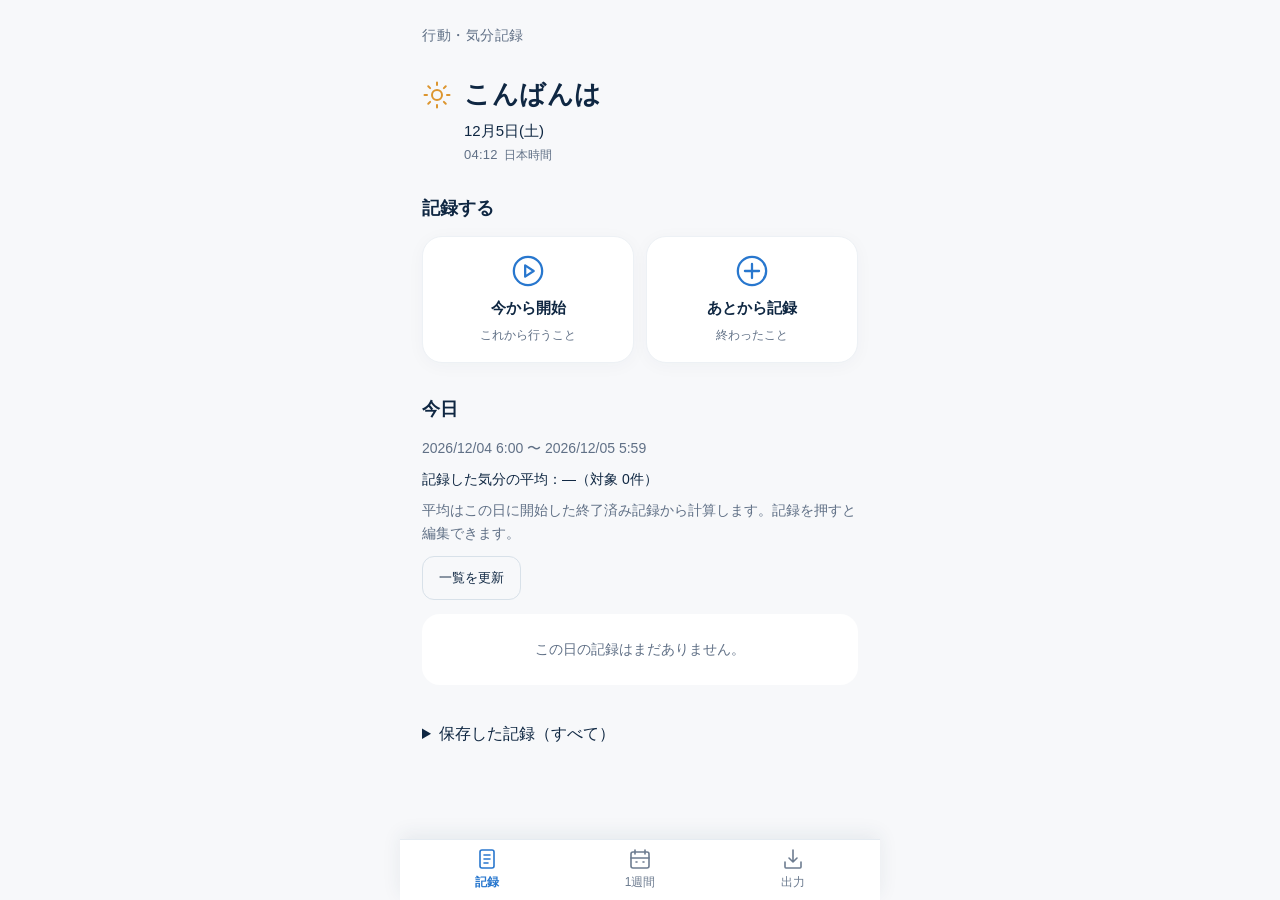
<file: index.html>
<!doctype html>
<html lang="ja">
<head>
  <meta charset="utf-8">
  <meta name="viewport" content="width=device-width, initial-scale=1, viewport-fit=cover">
  <meta name="theme-color" content="#f6f7f8">
  <meta name="description" content="日々の行動・気分・体調を記録するアプリ">
  <title>行動・気分記録</title>
  <link rel="icon" href="data:,">
  <link rel="manifest" href="./manifest.webmanifest">
  <link rel="apple-touch-icon" href="./icons/apple-touch-icon.png">
  <meta name="apple-mobile-web-app-capable" content="yes">
  <meta name="apple-mobile-web-app-status-bar-style" content="default">
  <meta name="apple-mobile-web-app-title" content="行動・気分">
  <link rel="stylesheet" href="./styles/main.css">
  <script src="./scripts/app.js" defer></script>
  <script src="./scripts/date-time.js" defer></script>
  <script src="./scripts/db.js" defer></script>
  <script src="./scripts/week.js" defer></script>
  <script src="./scripts/records.js" defer></script>
  <script src="./scripts/print.js" defer></script>
  <script src="./scripts/backup.js" defer></script>
  <script src="./scripts/backup-ui.js" defer></script>
  <script src="./scripts/pwa.js" defer></script>
</head>
<body data-current-page="record">
  <a class="skip-link" href="#main">本文へ移動</a>
  <div class="app-shell">
    <header class="app-header"><h1>行動・気分記録</h1></header>
    <main id="main" tabindex="-1">
      <section id="record" aria-labelledby="record-heading">
        <div class="date-panel"><div class="greeting-line"><svg viewBox="0 0 24 24" aria-hidden="true"><circle cx="12" cy="12" r="4"/><path d="M12 2v2M12 20v2M2 12h2M20 12h2M5 5l1.5 1.5M17.5 17.5 19 19M5 19l1.5-1.5M17.5 6.5 19 5"/></svg><p id="greeting">こんにちは</p></div><p id="current-date">日付を読み込み中</p><div class="clock-line"><time id="current-time" aria-label="現在時刻（日本時間）">--:--</time><span>日本時間</span></div></div>
        <p id="record-message" role="status" class="input-feedback"></p>
        <section id="active-section" aria-labelledby="active-heading" hidden><h2 id="active-heading">進行中</h2><div id="active-record"></div></section>
        <h2 id="record-heading">記録する</h2>
        <div class="record-options">
          <button class="record-option" type="button" data-record-mode="now" aria-pressed="false" aria-controls="record-form"><svg viewBox="0 0 24 24" aria-hidden="true"><circle cx="12" cy="12" r="10"/><path d="m10 8 6 4-6 4Z"/></svg><span>今から開始</span><small>これから行うこと</small></button>
          <button class="record-option" type="button" data-record-mode="past" aria-pressed="false" aria-controls="record-form"><svg viewBox="0 0 24 24" aria-hidden="true"><circle cx="12" cy="12" r="10"/><path d="M12 7v10M7 12h10"/></svg><span>あとから記録</span><small>終わったこと</small></button>
        </div>
        <form id="record-form" hidden>
          <h3 id="form-heading" tabindex="-1"></h3>
          <fieldset id="now-fields" class="time-fields" disabled hidden>
            <legend>開始日時（日本時間）</legend>
            <p id="now-start"></p>
            <p class="muted">現在時刻を自動入力。終了時刻は設定しません。</p>
          </fieldset>
          <fieldset id="past-fields" class="time-fields" disabled hidden>
            <div class="date-time-row">
              <div><label for="record-date">開始日</label><input id="record-date" name="date" type="date" required></div>
              <div><span id="start-time-label" class="time-picker-label">開始時刻</span><input id="start-time" name="startTime" type="hidden" required><button id="start-time-picker" class="time-picker-trigger" type="button" aria-labelledby="start-time-label start-time-picker" aria-haspopup="dialog" aria-expanded="false"></button></div>
            </div>
            <label id="finish-edit-option" class="finish-option" hidden><input id="finish-edit" type="checkbox"> この記録を終了済みにする</label>
            <fieldset id="end-fields">
              <div class="date-time-row">
                <div><label for="end-date">終了日</label><input id="end-date" name="endDate" type="date" required></div>
                <div><span id="end-time-label" class="time-picker-label">終了時刻</span><input id="end-time" name="endTime" type="hidden" required><button id="end-time-picker" class="time-picker-trigger" type="button" aria-labelledby="end-time-label end-time-picker" aria-haspopup="dialog" aria-expanded="false"></button></div>
              </div>
              <p class="field-help date-time-help">終了時刻が開始より前の場合は翌日として扱います。</p>
            </fieldset>
          </fieldset>
          <fieldset class="input-section">
            <legend>やったこと <span class="field-help">1つ選択・必須</span></legend>
            <div id="activity-choices" class="activity-grid"></div>
            <div id="custom-activity-field" hidden>
              <label for="custom-activity">その他の内容（必須）</label>
              <input id="custom-activity" name="customActivity" type="text" placeholder="例：通院" disabled>
            </div>
          </fieldset>
          <fieldset class="input-section mood-section" data-mood-band="green">
            <legend><label for="mood">気分</label></legend>
            <div class="mood-value"><output id="mood-value" for="mood">50</output><span> / 100</span></div>
            <input id="mood" name="mood" type="range" min="0" max="100" step="10" value="50" aria-describedby="mood-help">
            <div class="range-endpoints" aria-hidden="true"><span>0</span><span>20</span><span>40</span><span>60</span><span>80</span><span>100</span></div>
            <p id="mood-help" class="field-help">0〜100を10刻みで選べます。</p>
          </fieldset>
          <fieldset class="input-section">
            <legend>体調 <span class="field-help">1つ選択・必須</span></legend>
            <div id="condition-choices" class="condition-grid"></div>
          </fieldset>
          <button id="save-record" class="primary-button" type="submit">保存する</button>
          <button id="cancel-edit" class="secondary-button" type="button" hidden>編集をキャンセル</button>
          <button id="delete-record" class="danger-button" type="button" hidden>この記録を削除</button>
          <p id="input-feedback" role="status" class="input-feedback"></p>
        </form>
        <section class="today" aria-labelledby="today-heading">
          <h2 id="today-heading">今日</h2>
          <p id="today-period" class="field-help"></p>
          <p id="today-average" class="day-average"></p>
          <p class="field-help">平均はこの日に開始した終了済み記録から計算します。記録を押すと編集できます。</p>
          <button id="refresh-records" class="secondary-button" type="button">一覧を更新</button>
          <div id="record-list"><p>記録を読み込んでいます。</p></div>
          <details class="all-records"><summary>保存した記録（すべて）</summary><div id="all-record-list"></div></details>
        </section>
      </section>
      <section id="week" aria-labelledby="week-heading" hidden>
        <h2 id="week-heading" class="page-heading">1週間</h2>
        <div class="week-navigation">
          <button id="previous-week" class="secondary-button" type="button" aria-label="前の週">‹</button>
          <p id="week-range" aria-live="polite"></p>
          <button id="next-week" class="secondary-button" type="button" aria-label="次の週">›</button>
        </div>
        <p class="field-help">金曜〜木曜。それぞれの日は6:00〜翌5:59です。</p>
        <section class="weekly-chart-card" aria-labelledby="weekly-chart-heading"><h3 id="weekly-chart-heading">この週の平均気分</h3><div id="weekly-chart"></div><p class="field-help">日ごとの平均です。記録がない日は線をつなぎません。</p></section>
        <p class="week-help">平均は、開始した所属日の終了済み記録を1件ずつ数えます。時間による重み付けはしません。進行中は対象外です。</p>
        <p class="field-help">6:00をまたぐ記録は各日に該当する時間を表示します。編集すると元の1件が開きます。</p>
        <p id="week-status" role="status">記録を読み込んでいます。</p>
        <div id="week-days"></div>
      </section>
      <section id="output" aria-labelledby="output-heading" hidden>
        <h2 id="output-heading" class="page-heading">出力</h2>
        <div class="output-card pdf-entry-card">
          <svg class="output-icon" viewBox="0 0 24 24" aria-hidden="true"><path d="M6 3h8l4 4v14H6ZM14 3v5h4M9 12h6M9 16h6"/></svg>
          <h3>1週間の記録をPDFで出力</h3><p class="muted">日々の振り返りや、カウンセラーへの提出資料として利用できます。</p>
          <div class="output-period"><label for="print-week-date">出力する期間</label>
          <input id="print-week-date" type="date" required>
          <p id="print-week-range" class="phase-note"></p>
          </div><a id="print-link" class="primary-button print-link" target="_blank" rel="noopener">PDFを作成する</a>
          <p class="phase-note">別タブで内容を確認し、印刷機能からPDFに保存します。密集した記録は詳細ページが追加されます。</p>
        </div>
        <div class="output-card pwa-card">
          <h3>ホーム画面・オフライン</h3>
          <p id="pwa-status" role="status" class="phase-note">オフラインで使う準備をしています。</p>
          <button id="pwa-check" class="secondary-button" type="button" disabled>更新を確認</button>
          <button id="pwa-update" class="secondary-button" type="button" hidden>新しい版に更新して再読み込み</button>
          <p class="field-help">iPhoneはSafariの共有メニューから「ホーム画面に追加」。PCのChromeでは、ブラウザのインストールメニューを使います。</p>
          <p class="field-help">最初は通信できる状態で開き、準備完了を確認してください。記録は端末・ブラウザごとに保存されます。</p>
        </div>
        <div class="output-card" id="backup-panel">
          <h3>バックアップ・復元</h3>
          <p class="muted">進行中を含む全記録をJSONファイルに保存できます。</p>
          <fieldset id="backup-controls">
            <legend class="backup-legend">JSONバックアップ</legend>
            <button id="backup-export" class="secondary-button" type="button">バックアップを準備</button>
            <a id="backup-download" class="primary-button print-link" hidden>JSONファイルを保存</a>
            <p class="field-help">保存リンクを押した後、端末にファイルが保存されたことを確認してください。</p>
            <label for="backup-file">復元するJSONファイル</label>
            <input id="backup-file" type="file" accept=".json,application/json">
            <label for="backup-mode">復元方法</label>
            <select id="backup-mode"><option value="append">現在のデータに追加</option><option value="replace">現在のデータを置き換える</option></select>
            <p class="field-help">追加では同じIDの記録をスキップします。別のIDで時間が重なる記録は、そのまま追加されます。</p>
            <button id="backup-review" class="secondary-button" type="button">復元内容を確認</button>
            <details class="backup-delete"><summary>全記録の削除</summary>
              <p>このブラウザの全記録を削除します。先にバックアップを保存してください。</p>
              <button id="backup-clear" class="danger-button" type="button">全記録削除の確認へ</button>
            </details>
          </fieldset>
          <p id="backup-status" role="status" class="input-feedback"></p>
          <dialog id="backup-dialog" aria-labelledby="backup-dialog-title" aria-describedby="backup-summary">
            <h3 id="backup-dialog-title" tabindex="-1"></h3>
            <p id="backup-summary"></p>
            <p id="backup-warning"></p>
            <a id="backup-before-download" class="secondary-button" hidden>処理前のJSONを保存</a>
            <details id="backup-details"><summary>読み込んだ記録を見る</summary><ul id="backup-records"></ul></details>
            <p id="backup-final-note" hidden>最終確認です。この操作はアプリ上で元に戻せません。処理前のバックアップを保存したか確認してください。</p>
            <div class="backup-actions"><button id="backup-cancel" class="secondary-button" type="button">キャンセル</button><button id="backup-confirm" class="primary-button" type="button">追加する</button></div>
          </dialog>
        </div>
      </section>
      <noscript><p class="phase-note">このアプリの利用にはJavaScriptを有効にしてください。</p></noscript>
    </main>
    <dialog id="time-picker-dialog" aria-labelledby="time-picker-title">
      <div class="time-picker-dialog-content">
        <h2 id="time-picker-title">時刻を選択</h2>
        <div class="time-picker-columns">
          <div class="time-picker-column"><span>時</span><div id="picker-hours" class="time-picker-wheel" role="listbox" aria-label="時"></div></div>
          <div class="time-picker-column"><span>分</span><div id="picker-minutes" class="time-picker-wheel" role="listbox" aria-label="分"></div></div>
        </div>
        <div class="time-picker-actions"><button id="time-picker-cancel" type="button">キャンセル</button><button id="time-picker-confirm" class="primary-button" type="button">決定</button></div>
      </div>
    </dialog>
    <nav class="bottom-nav" aria-label="メインナビゲーション">
      <button type="button" data-page="record" aria-controls="record" aria-current="page"><svg viewBox="0 0 24 24" aria-hidden="true"><rect x="5" y="3" width="14" height="18" rx="2"/><path d="M9 8h6M9 12h6M9 16h4"/></svg><span>記録</span></button>
      <button type="button" data-page="week" aria-controls="week"><svg viewBox="0 0 24 24" aria-hidden="true"><rect x="3" y="5" width="18" height="16" rx="2"/><path d="M7 3v4M17 3v4M3 11h18M8 15h1M15 15h1"/></svg><span>1週間</span></button>
      <button type="button" data-page="output" aria-controls="output"><svg viewBox="0 0 24 24" aria-hidden="true"><path d="M12 3v12m-4-4 4 4 4-4M4 15v5a1 1 0 0 0 1 1h14a1 1 0 0 0 1-1v-5"/></svg><span>出力</span></button>
    </nav>
  </div>
</body>
</html>
</file>
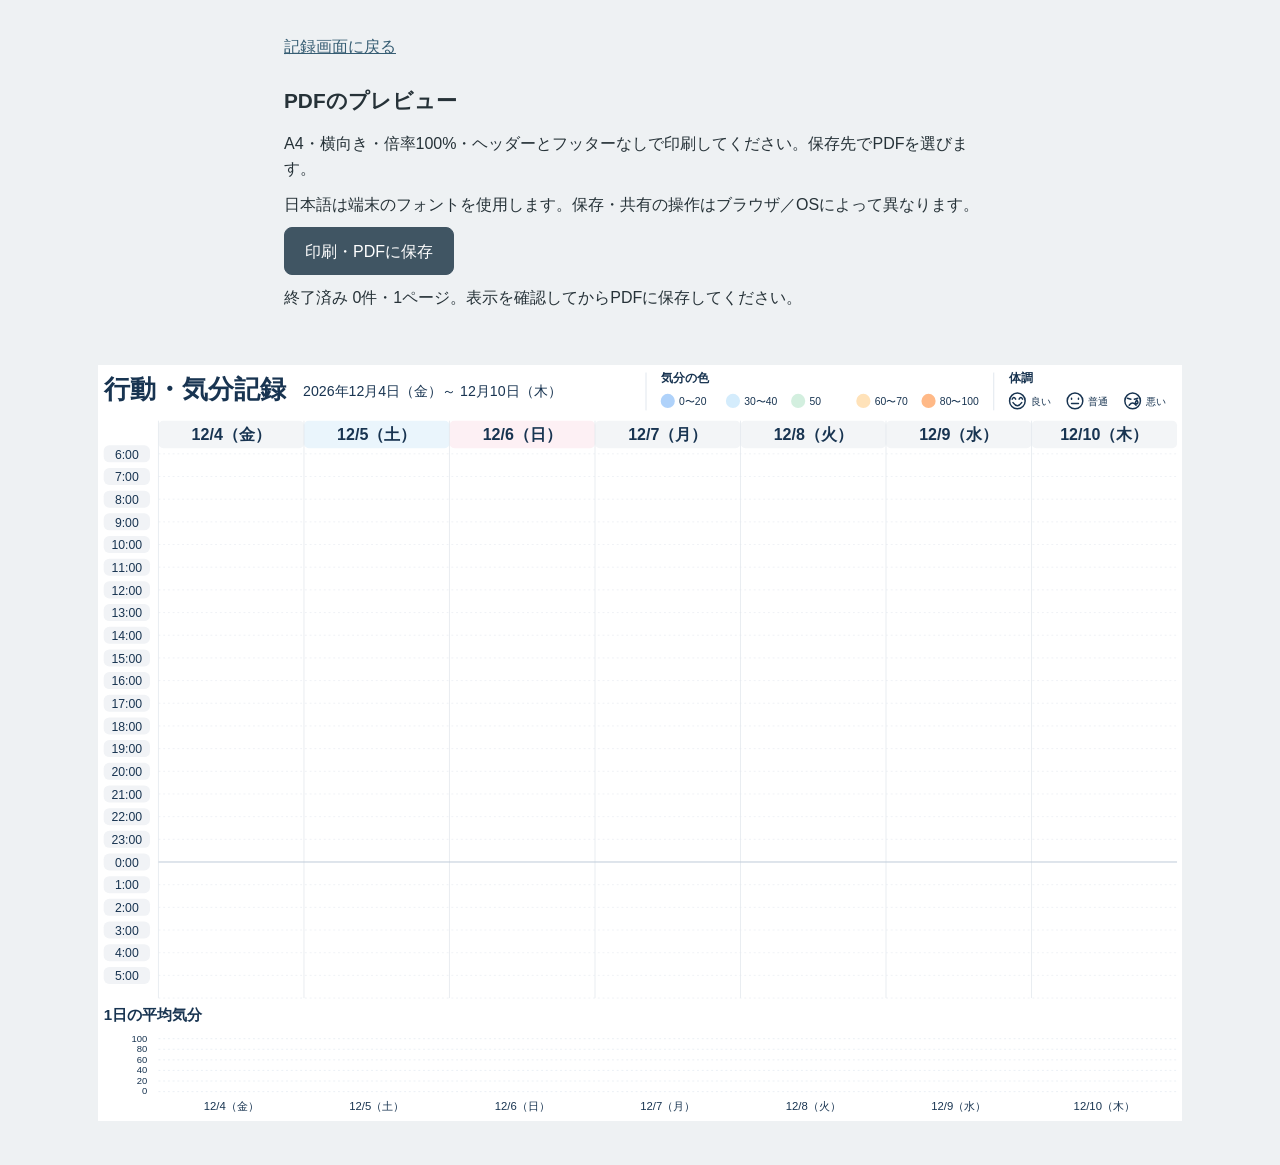
<file: print.html>
<!doctype html>
<html lang="ja">
<head>
  <meta charset="utf-8">
  <meta name="viewport" content="width=device-width, initial-scale=1">
  <title>行動・気分記録 PDF</title>
  <link rel="icon" href="data:,">
  <link rel="stylesheet" href="./styles/print.css">
  <script src="./scripts/date-time.js" defer></script>
  <script src="./scripts/db.js" defer></script>
  <script src="./scripts/week.js" defer></script>
  <script src="./scripts/print.js" defer></script>
</head>
<body data-print-app>
  <div class="print-controls">
    <a href="./index.html">記録画面に戻る</a>
    <h1>PDFのプレビュー</h1>
    <p>A4・横向き・倍率100%・ヘッダーとフッターなしで印刷してください。保存先でPDFを選びます。</p>
    <p>日本語は端末のフォントを使用します。保存・共有の操作はブラウザ／OSによって異なります。</p>
    <button id="print-action" type="button" disabled>印刷・PDFに保存</button>
    <p id="print-status" role="status">記録を読み込んでいます。</p>
  </div>
  <div id="print-pages"></div>
  <noscript>JavaScriptを有効にしてください。</noscript>
</body>
</html>
</file>
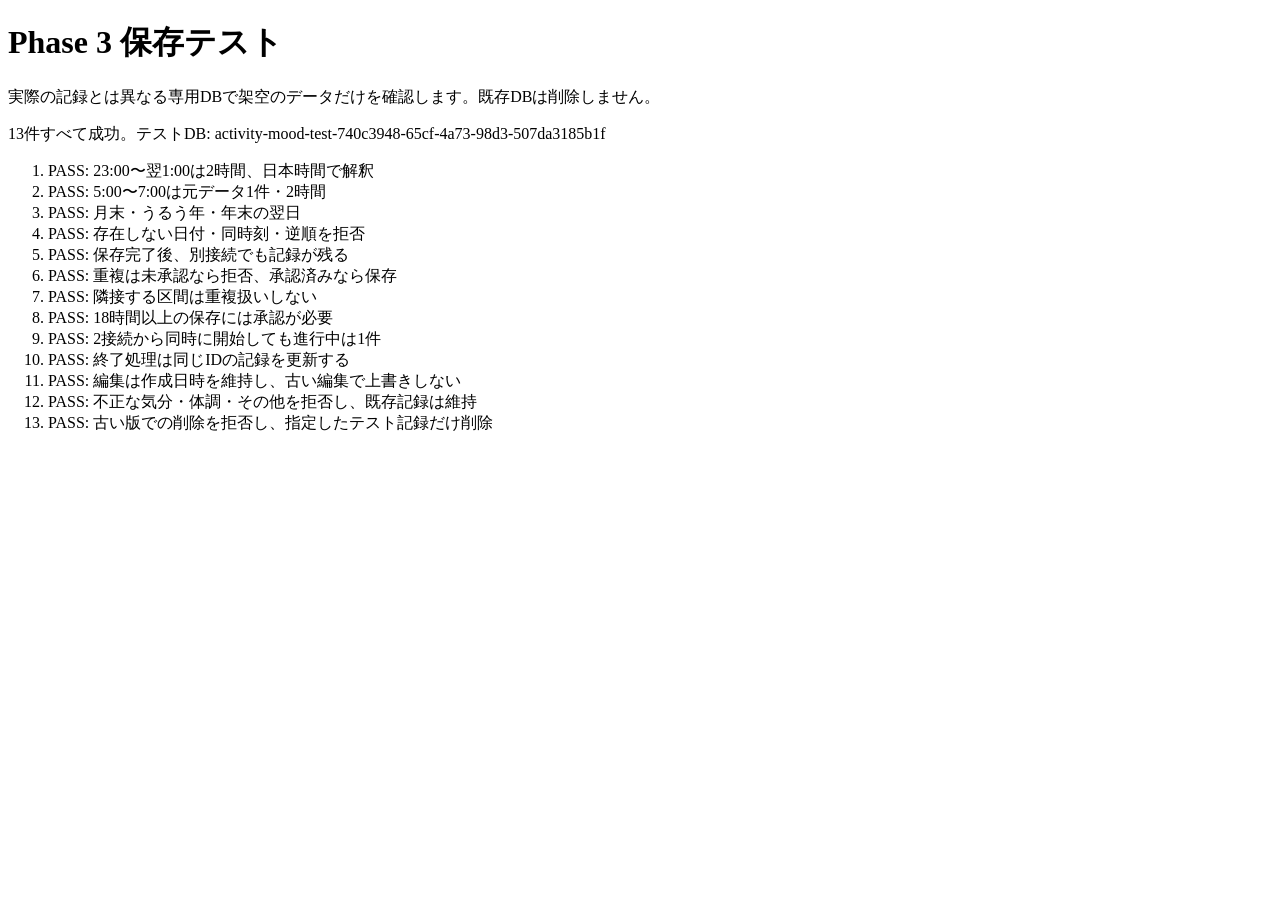
<file: tests/phase3.html>
<!doctype html>
<html lang="ja"><meta charset="utf-8"><title>Phase 3 保存テスト</title>
<h1>Phase 3 保存テスト</h1><p>実際の記録とは異なる専用DBで架空のデータだけを確認します。既存DBは削除しません。</p>
<p id="result">実行中</p><ol id="checks"></ol>
<script src="../scripts/date-time.js"></script><script src="../scripts/db.js"></script><script src="./phase3.js"></script></html>
</file>
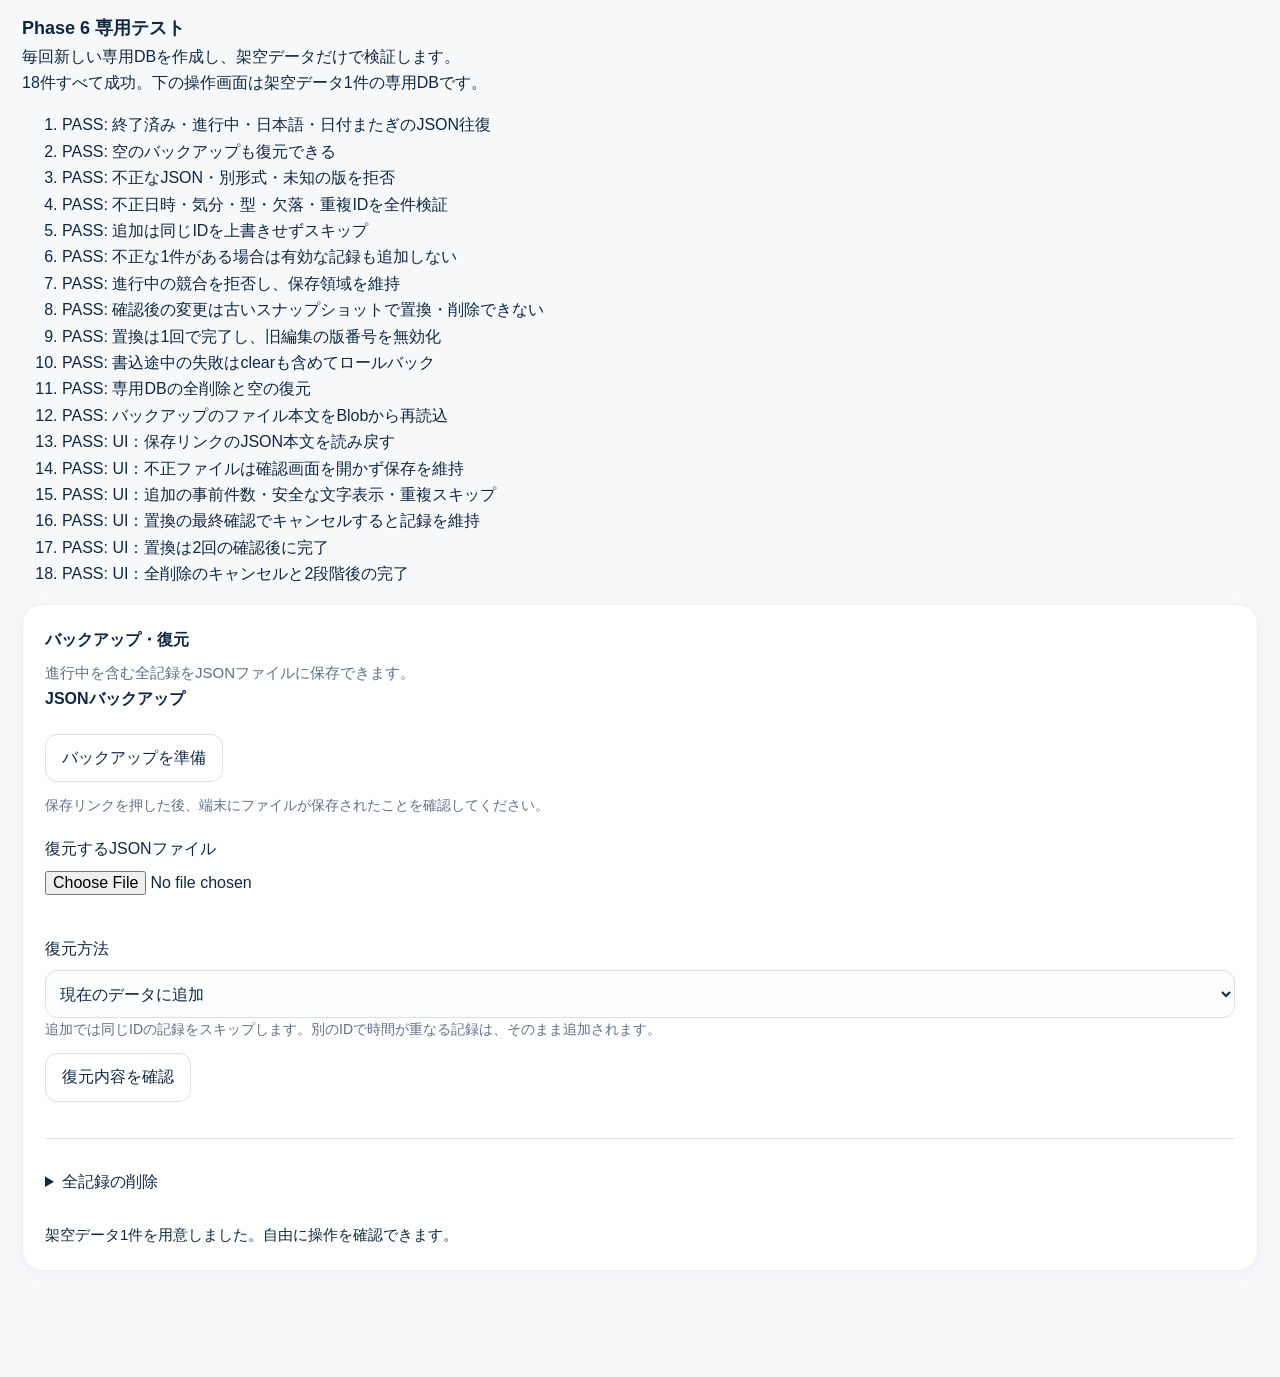
<file: tests/phase6.html>
<!doctype html><html lang="ja"><meta charset="utf-8"><meta name="viewport" content="width=device-width,initial-scale=1"><title>Phase 6 専用テスト</title><link rel="stylesheet" href="../styles/main.css"><body><main><h1>Phase 6 専用テスト</h1><p>毎回新しい専用DBを作成し、架空データだけで検証します。</p><p id="result">実行中</p><ol id="checks"></ol>        <div class="output-card" id="backup-panel">
          <h3>バックアップ・復元</h3>
          <p class="muted">進行中を含む全記録をJSONファイルに保存できます。</p>
          <fieldset id="backup-controls">
            <legend class="backup-legend">JSONバックアップ</legend>
            <button id="backup-export" class="secondary-button" type="button">バックアップを準備</button>
            <a id="backup-download" class="primary-button print-link" hidden>JSONファイルを保存</a>
            <p class="field-help">保存リンクを押した後、端末にファイルが保存されたことを確認してください。</p>
            <label for="backup-file">復元するJSONファイル</label>
            <input id="backup-file" type="file" accept=".json,application/json">
            <label for="backup-mode">復元方法</label>
            <select id="backup-mode"><option value="append">現在のデータに追加</option><option value="replace">現在のデータを置き換える</option></select>
            <p class="field-help">追加では同じIDの記録をスキップします。別のIDで時間が重なる記録は、そのまま追加されます。</p>
            <button id="backup-review" class="secondary-button" type="button">復元内容を確認</button>
            <details class="backup-delete"><summary>全記録の削除</summary>
              <p>このブラウザの全記録を削除します。先にバックアップを保存してください。</p>
              <button id="backup-clear" class="danger-button" type="button">全記録削除の確認へ</button>
            </details>
          </fieldset>
          <p id="backup-status" role="status" class="input-feedback"></p>
          <dialog id="backup-dialog" aria-labelledby="backup-dialog-title" aria-describedby="backup-summary">
            <h3 id="backup-dialog-title" tabindex="-1"></h3>
            <p id="backup-summary"></p>
            <p id="backup-warning"></p>
            <a id="backup-before-download" class="secondary-button" hidden>処理前のJSONを保存</a>
            <details id="backup-details"><summary>読み込んだ記録を見る</summary><ul id="backup-records"></ul></details>
            <p id="backup-final-note" hidden>最終確認です。この操作はアプリ上で元に戻せません。処理前のバックアップを保存したか確認してください。</p>
            <div class="backup-actions"><button id="backup-cancel" class="secondary-button" type="button">キャンセル</button><button id="backup-confirm" class="primary-button" type="button">追加する</button></div>
          </dialog>
        </div>
</main><script src="../scripts/date-time.js"></script><script src="../scripts/db.js"></script><script src="../scripts/backup.js"></script><script src="phase6.js"></script></body></html>
</file>
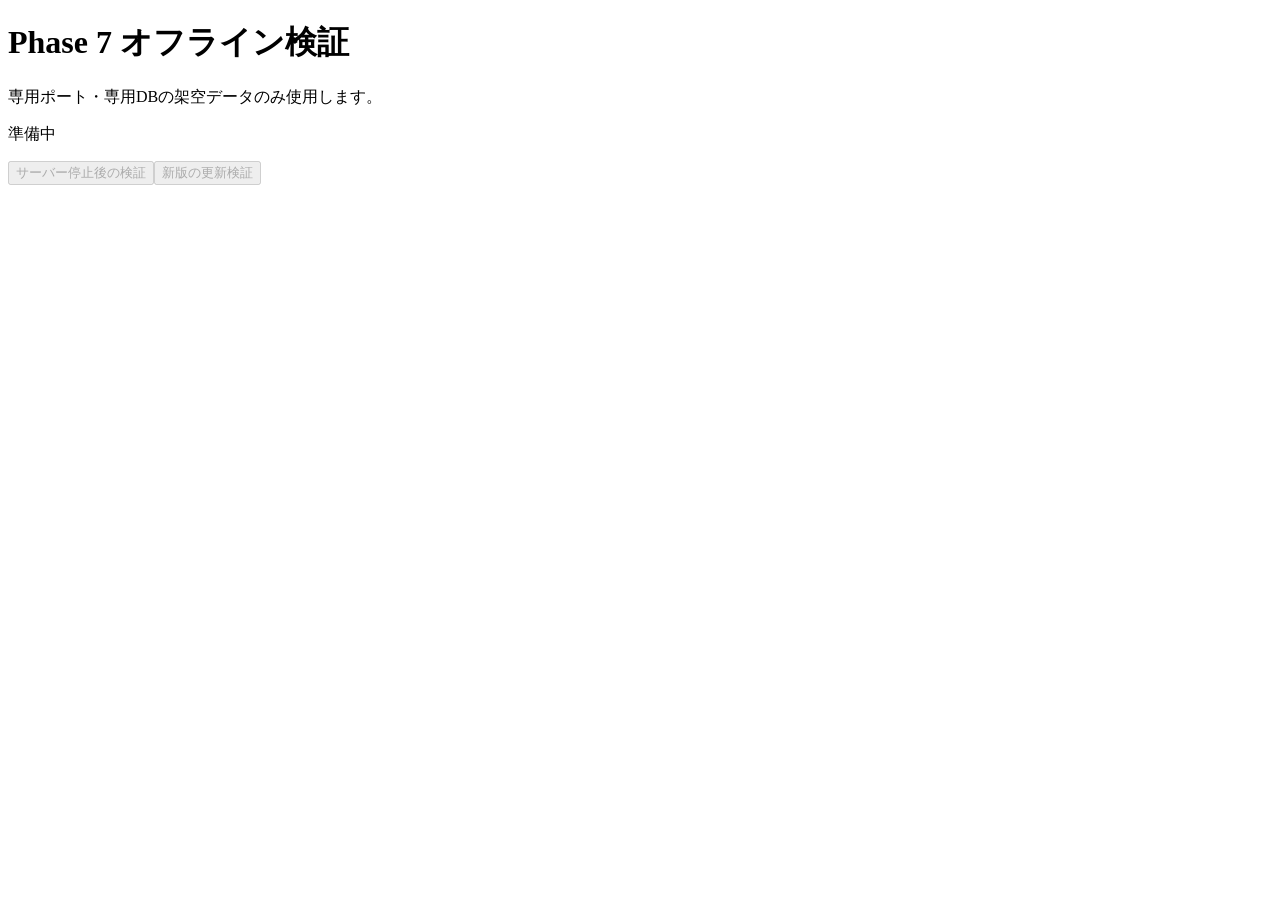
<file: tests/phase7.html>
<!doctype html><html lang="ja"><meta charset="utf-8"><title>Phase 7 オフライン検証</title>
<h1>Phase 7 オフライン検証</h1><p>専用ポート・専用DBの架空データのみ使用します。</p>
<p id="result">準備中</p><button id="offline-check" disabled>サーバー停止後の検証</button><button id="update-check" disabled>新版の更新検証</button><ol id="checks"></ol><div id="print-pages"></div>
<script src="../scripts/date-time.js"></script><script src="../scripts/db.js"></script><script src="../scripts/backup.js"></script><script src="../scripts/week.js"></script><script src="../scripts/print.js"></script><script src="phase7.js"></script></html>
</file>
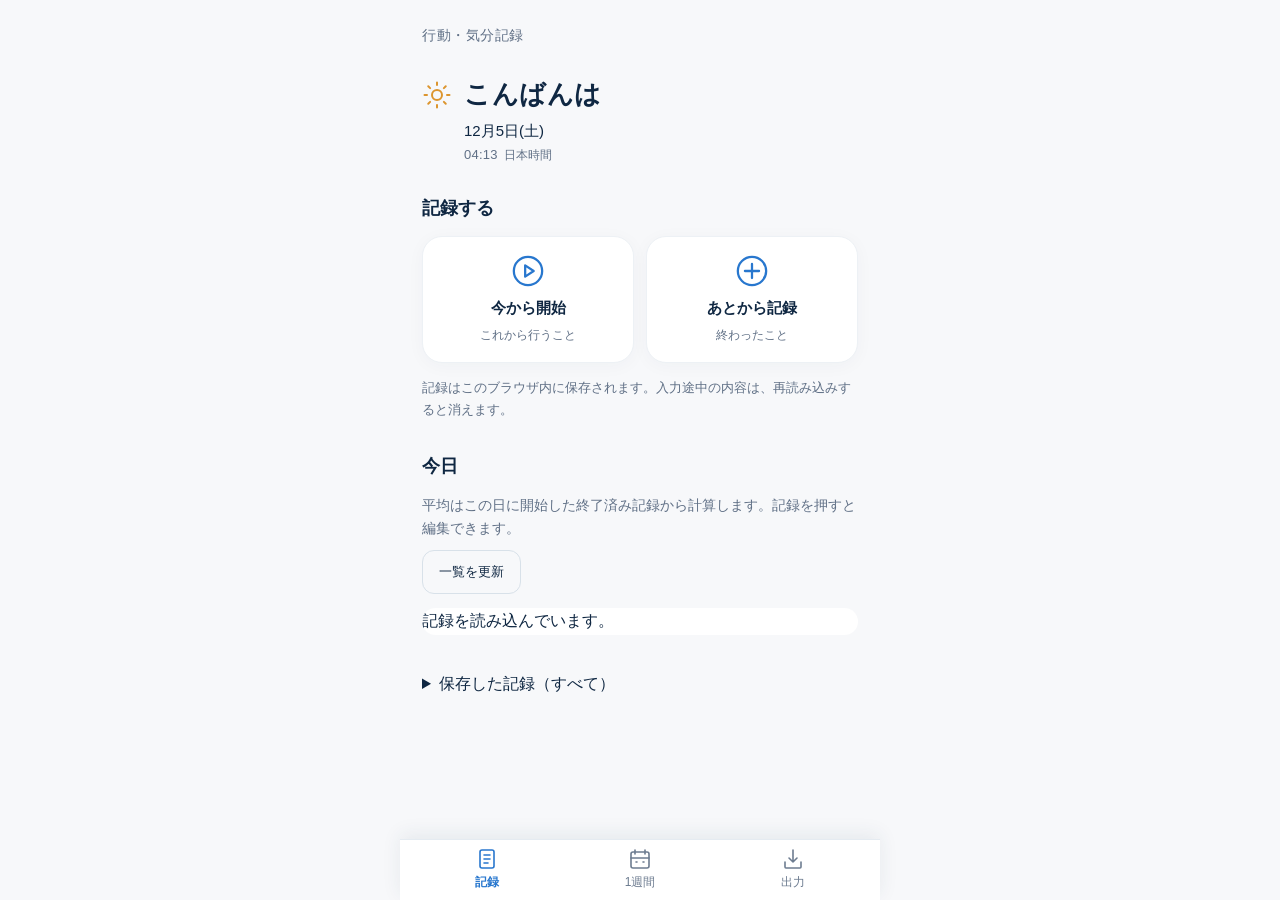
<file: tests/phase8-frame.html>
<!doctype html>
<html lang="ja">
<head>
  <base href="../">
  <meta charset="utf-8">
  <meta name="viewport" content="width=device-width, initial-scale=1, viewport-fit=cover">
  <meta name="theme-color" content="#f6f7f8">
  <meta name="description" content="日々の行動・気分・体調を記録するアプリ">
  <title>行動・気分記録</title>
  <link rel="icon" href="data:,">
  <link rel="manifest" href="./manifest.webmanifest">
  <link rel="apple-touch-icon" href="./icons/apple-touch-icon.png">
  <meta name="apple-mobile-web-app-capable" content="yes">
  <meta name="apple-mobile-web-app-status-bar-style" content="default">
  <meta name="apple-mobile-web-app-title" content="行動・気分">
  <link rel="stylesheet" href="./styles/main.css">
  <script src="./scripts/app.js" defer></script>
  <script src="./scripts/date-time.js" defer></script>
  <script src="./scripts/db.js" defer></script>
  <script src="./tests/phase8-isolation.js" defer></script>
  <script src="./scripts/week.js" defer></script>
  <script src="./scripts/records.js" defer></script>
  <script src="./scripts/print.js" defer></script>
  <script src="./scripts/backup.js" defer></script>
  <script src="./scripts/backup-ui.js" defer></script>
  <script src="./scripts/pwa.js" defer></script>
</head>
<body data-current-page="record">
  <a class="skip-link" href="#main">本文へ移動</a>
  <div class="app-shell">
    <header class="app-header"><h1>行動・気分記録</h1></header>
    <main id="main" tabindex="-1">
      <section id="record" aria-labelledby="record-heading">
        <div class="date-panel"><div class="greeting-line"><svg viewBox="0 0 24 24" aria-hidden="true"><circle cx="12" cy="12" r="4"/><path d="M12 2v2M12 20v2M2 12h2M20 12h2M5 5l1.5 1.5M17.5 17.5 19 19M5 19l1.5-1.5M17.5 6.5 19 5"/></svg><p id="greeting">こんにちは</p></div><p id="current-date">日付を読み込み中</p><div class="clock-line"><time id="current-time" aria-label="現在時刻（日本時間）">--:--</time><span>日本時間</span></div></div>
        <p id="record-message" role="status" class="input-feedback"></p>
        <section id="active-section" aria-labelledby="active-heading" hidden><h2 id="active-heading">進行中</h2><div id="active-record"></div></section>
        <h2 id="record-heading">記録する</h2>
        <div class="record-options">
          <button class="record-option" type="button" data-record-mode="now" aria-pressed="false" aria-controls="record-form"><svg viewBox="0 0 24 24" aria-hidden="true"><circle cx="12" cy="12" r="10"/><path d="m10 8 6 4-6 4Z"/></svg><span>今から開始</span><small>これから行うこと</small></button>
          <button class="record-option" type="button" data-record-mode="past" aria-pressed="false" aria-controls="record-form"><svg viewBox="0 0 24 24" aria-hidden="true"><circle cx="12" cy="12" r="10"/><path d="M12 7v10M7 12h10"/></svg><span>あとから記録</span><small>終わったこと</small></button>
        </div>
        <p class="phase-note" id="storage-note">記録はこのブラウザ内に保存されます。入力途中の内容は、再読み込みすると消えます。</p>
        <form id="record-form" aria-describedby="storage-note" hidden>
          <h3 id="form-heading" tabindex="-1"></h3>
          <fieldset id="now-fields" class="time-fields" disabled hidden>
            <legend>開始日時（日本時間）</legend>
            <p id="now-start"></p>
            <p class="muted">現在時刻を自動入力。終了時刻は設定しません。</p>
          </fieldset>
          <fieldset id="past-fields" class="time-fields" disabled hidden>
            <legend>いつの記録ですか？</legend>
            <label for="record-date">開始日</label>
            <input id="record-date" name="date" type="date" required aria-describedby="date-help">
            <p id="date-help" class="field-help">実際のカレンダーの日付を選んでください。</p>
            <div class="time-row">
              <div><label for="start-time">開始時刻</label><input id="start-time" name="startTime" type="time" step="60" required></div>
            </div>
            <label id="finish-edit-option" class="finish-option" hidden><input id="finish-edit" type="checkbox"> この記録を終了済みにする</label>
            <fieldset id="end-fields">
              <div class="time-row">
                <div><label for="end-date">終了日</label><input id="end-date" name="endDate" type="date" required></div>
                <div><label for="end-time">終了時刻</label><input id="end-time" name="endTime" type="time" step="60" required></div>
              </div>
              <p class="field-help">終了時刻が開始より前なら、終了日は翌日を初期設定します。終了日は手動で変更できます。</p>
            </fieldset>
            <p class="field-help">日時は日本時間です。</p>
          </fieldset>
          <fieldset class="input-section">
            <legend>やったこと <span class="field-help">1つ選択・必須</span></legend>
            <div id="activity-choices" class="activity-grid"></div>
            <div id="custom-activity-field" hidden>
              <label for="custom-activity">その他の内容（必須）</label>
              <input id="custom-activity" name="customActivity" type="text" placeholder="例：通院" disabled>
            </div>
          </fieldset>
          <fieldset class="input-section mood-section" data-mood-band="green">
            <legend><label for="mood">気分</label></legend>
            <div class="mood-value"><output id="mood-value" for="mood">50</output><span> / 100</span></div>
            <input id="mood" name="mood" type="range" min="0" max="100" step="10" value="50" aria-describedby="mood-help">
            <div class="range-endpoints" aria-hidden="true"><span>0</span><span>20</span><span>40</span><span>60</span><span>80</span><span>100</span></div>
            <p id="mood-help" class="field-help">0〜100を10刻みで選べます。</p>
          </fieldset>
          <fieldset class="input-section">
            <legend>体調 <span class="field-help">1つ選択・必須</span></legend>
            <div id="condition-choices" class="condition-grid"></div>
          </fieldset>
          <button id="save-record" class="primary-button" type="submit">保存する</button>
          <button id="cancel-edit" class="secondary-button" type="button" hidden>編集をキャンセル</button>
          <button id="delete-record" class="danger-button" type="button" hidden>この記録を削除</button>
          <p id="input-feedback" role="status" class="input-feedback"></p>
        </form>
        <section class="today" aria-labelledby="today-heading">
          <h2 id="today-heading">今日</h2>
          <p id="today-period" class="field-help"></p>
          <p id="today-average" class="day-average"></p>
          <p class="field-help">平均はこの日に開始した終了済み記録から計算します。記録を押すと編集できます。</p>
          <button id="refresh-records" class="secondary-button" type="button">一覧を更新</button>
          <div id="record-list"><p>記録を読み込んでいます。</p></div>
          <details class="all-records"><summary>保存した記録（すべて）</summary><div id="all-record-list"></div></details>
        </section>
      </section>
      <section id="week" aria-labelledby="week-heading" hidden>
        <h2 id="week-heading" class="page-heading">1週間</h2>
        <div class="week-navigation">
          <button id="previous-week" class="secondary-button" type="button" aria-label="前の週">‹</button>
          <p id="week-range" aria-live="polite"></p>
          <button id="next-week" class="secondary-button" type="button" aria-label="次の週">›</button>
        </div>
        <p class="field-help">金曜〜木曜。それぞれの日は6:00〜翌5:59です。</p>
        <section class="weekly-chart-card" aria-labelledby="weekly-chart-heading"><h3 id="weekly-chart-heading">この週の平均気分</h3><div id="weekly-chart"></div><p class="field-help">日ごとの平均です。記録がない日は線をつなぎません。</p></section>
        <p class="week-help">平均は、開始した所属日の終了済み記録を1件ずつ数えます。時間による重み付けはしません。進行中は対象外です。</p>
        <p class="field-help">6:00をまたぐ記録は各日に該当する時間を表示します。編集すると元の1件が開きます。</p>
        <p id="week-status" role="status">記録を読み込んでいます。</p>
        <div id="week-days"></div>
      </section>
      <section id="output" aria-labelledby="output-heading" hidden>
        <h2 id="output-heading" class="page-heading">出力</h2>
        <div class="output-card pdf-entry-card">
          <svg class="output-icon" viewBox="0 0 24 24" aria-hidden="true"><path d="M6 3h8l4 4v14H6ZM14 3v5h4M9 12h6M9 16h6"/></svg>
          <h3>1週間の記録をPDFで出力</h3><p class="muted">日々の振り返りや、カウンセラーへの提出資料として利用できます。</p>
          <div class="output-period"><label for="print-week-date">出力する期間</label>
          <input id="print-week-date" type="date" required>
          <p id="print-week-range" class="phase-note"></p>
          </div><a id="print-link" class="primary-button print-link" target="_blank" rel="noopener">PDFを作成する</a>
          <p class="phase-note">別タブで内容を確認し、印刷機能からPDFに保存します。密集した記録は詳細ページが追加されます。</p>
        </div>
        <div class="output-card pwa-card">
          <h3>ホーム画面・オフライン</h3>
          <p id="pwa-status" role="status" class="phase-note">オフラインで使う準備をしています。</p>
          <button id="pwa-check" class="secondary-button" type="button" disabled>更新を確認</button>
          <button id="pwa-update" class="secondary-button" type="button" hidden>新しい版に更新して再読み込み</button>
          <p class="field-help">iPhoneはSafariの共有メニューから「ホーム画面に追加」。PCのChromeでは、ブラウザのインストールメニューを使います。</p>
          <p class="field-help">最初は通信できる状態で開き、準備完了を確認してください。記録は端末・ブラウザごとに保存されます。</p>
        </div>
        <div class="output-card" id="backup-panel">
          <h3>バックアップ・復元</h3>
          <p class="muted">進行中を含む全記録をJSONファイルに保存できます。</p>
          <fieldset id="backup-controls">
            <legend class="backup-legend">JSONバックアップ</legend>
            <button id="backup-export" class="secondary-button" type="button">バックアップを準備</button>
            <a id="backup-download" class="primary-button print-link" hidden>JSONファイルを保存</a>
            <p class="field-help">保存リンクを押した後、端末にファイルが保存されたことを確認してください。</p>
            <label for="backup-file">復元するJSONファイル</label>
            <input id="backup-file" type="file" accept=".json,application/json">
            <label for="backup-mode">復元方法</label>
            <select id="backup-mode"><option value="append">現在のデータに追加</option><option value="replace">現在のデータを置き換える</option></select>
            <p class="field-help">追加では同じIDの記録をスキップします。別のIDで時間が重なる記録は、そのまま追加されます。</p>
            <button id="backup-review" class="secondary-button" type="button">復元内容を確認</button>
            <details class="backup-delete"><summary>全記録の削除</summary>
              <p>このブラウザの全記録を削除します。先にバックアップを保存してください。</p>
              <button id="backup-clear" class="danger-button" type="button">全記録削除の確認へ</button>
            </details>
          </fieldset>
          <p id="backup-status" role="status" class="input-feedback"></p>
          <dialog id="backup-dialog" aria-labelledby="backup-dialog-title" aria-describedby="backup-summary">
            <h3 id="backup-dialog-title" tabindex="-1"></h3>
            <p id="backup-summary"></p>
            <p id="backup-warning"></p>
            <a id="backup-before-download" class="secondary-button" hidden>処理前のJSONを保存</a>
            <details id="backup-details"><summary>読み込んだ記録を見る</summary><ul id="backup-records"></ul></details>
            <p id="backup-final-note" hidden>最終確認です。この操作はアプリ上で元に戻せません。処理前のバックアップを保存したか確認してください。</p>
            <div class="backup-actions"><button id="backup-cancel" class="secondary-button" type="button">キャンセル</button><button id="backup-confirm" class="primary-button" type="button">追加する</button></div>
          </dialog>
        </div>
      </section>
      <noscript><p class="phase-note">このアプリの利用にはJavaScriptを有効にしてください。</p></noscript>
    </main>
    <nav class="bottom-nav" aria-label="メインナビゲーション">
      <button type="button" data-page="record" aria-controls="record" aria-current="page"><svg viewBox="0 0 24 24" aria-hidden="true"><rect x="5" y="3" width="14" height="18" rx="2"/><path d="M9 8h6M9 12h6M9 16h4"/></svg><span>記録</span></button>
      <button type="button" data-page="week" aria-controls="week"><svg viewBox="0 0 24 24" aria-hidden="true"><rect x="3" y="5" width="18" height="16" rx="2"/><path d="M7 3v4M17 3v4M3 11h18M8 15h1M15 15h1"/></svg><span>1週間</span></button>
      <button type="button" data-page="output" aria-controls="output"><svg viewBox="0 0 24 24" aria-hidden="true"><path d="M12 3v12m-4-4 4 4 4-4M4 15v5a1 1 0 0 0 1 1h14a1 1 0 0 0 1-1v-5"/></svg><span>出力</span></button>
    </nav>
  </div>
</body>
</html>
</file>
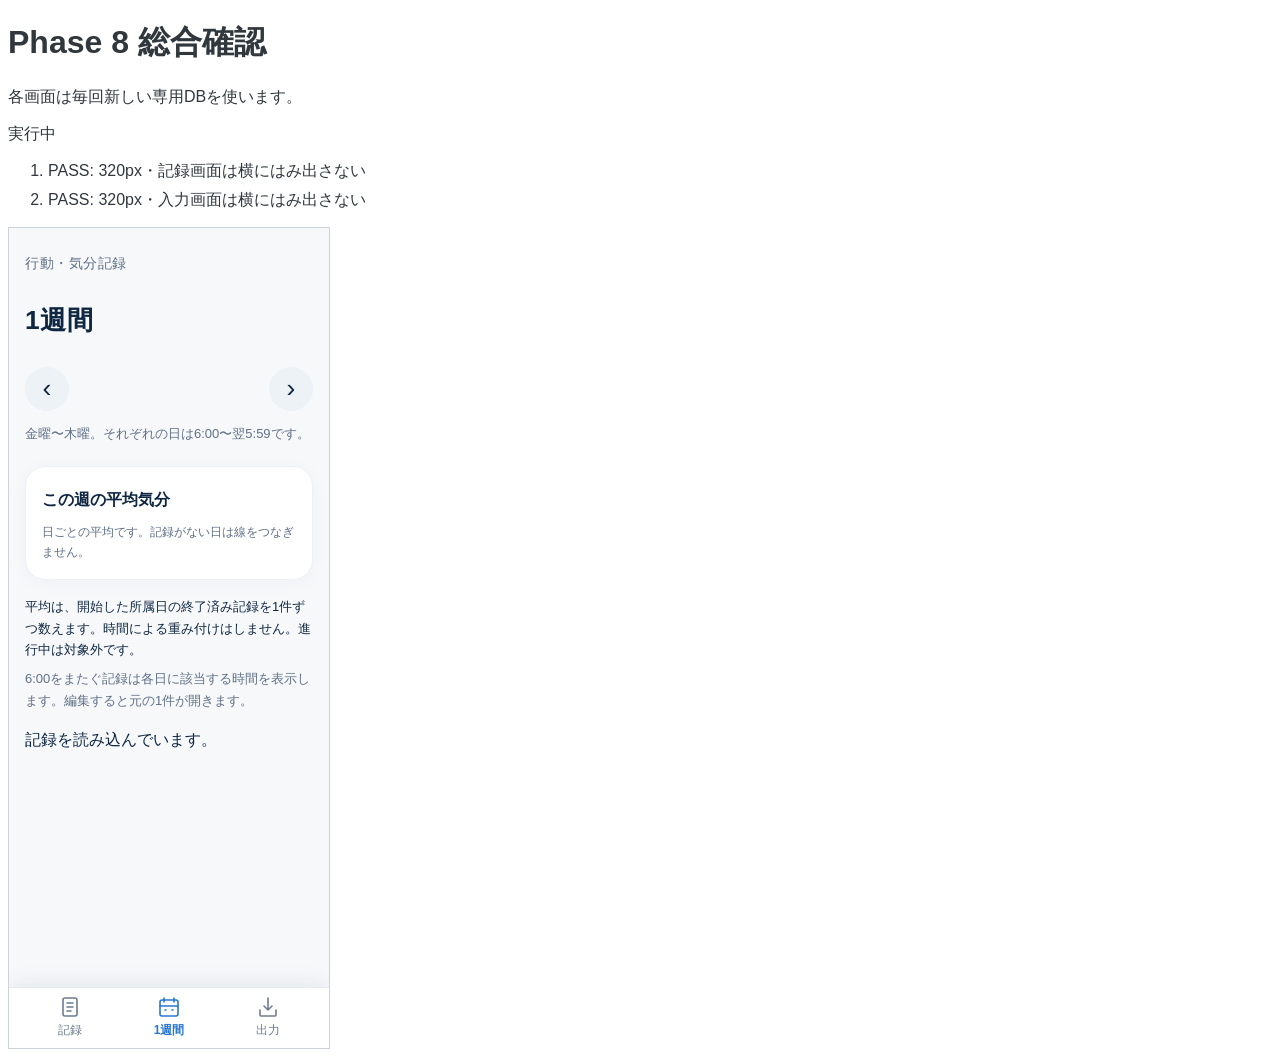
<file: tests/phase8.html>
<!doctype html><html lang="ja"><meta charset="utf-8"><title>Phase 8 総合確認</title>
<style>body{font:16px sans-serif;color:#30383d}#frames{display:flex;gap:18px;align-items:flex-start}iframe{height:820px;border:1px solid #ccd3d8;flex:none}li{margin:8px 0}</style>
<h1>Phase 8 総合確認</h1><p>各画面は毎回新しい専用DBを使います。</p><p id="result">実行中</p><ol id="checks"></ol><div id="frames"></div>
<script src="phase8.js"></script></html>
</file>
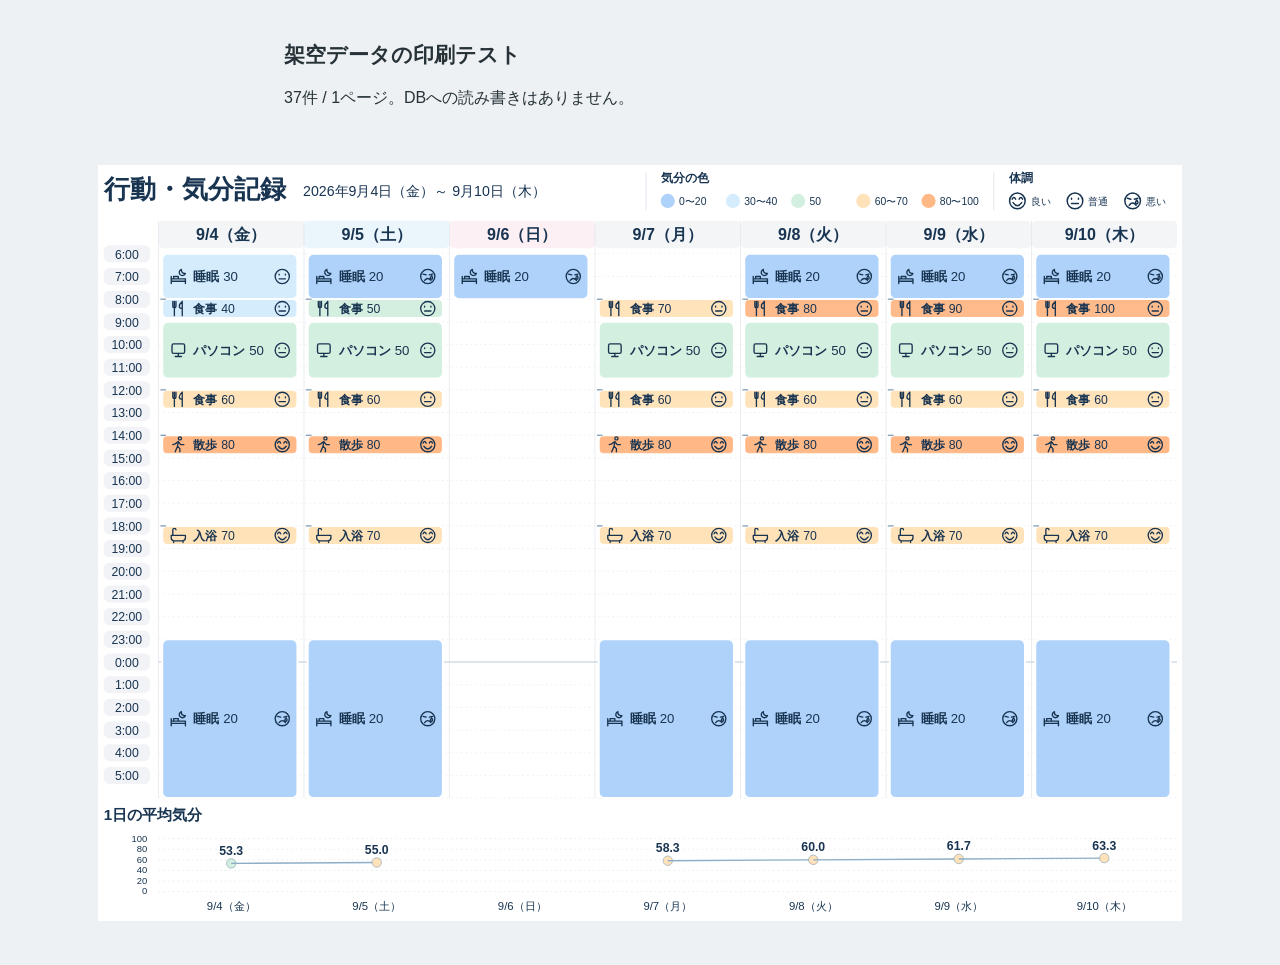
<file: tests/print-sample.html>
<!doctype html>
<html lang="ja"><head><meta charset="utf-8"><title>行動・気分記録 印刷テスト</title><link rel="icon" href="data:,"><link rel="stylesheet" href="../styles/print.css"></head>
<body><div class="print-controls"><h1>架空データの印刷テスト</h1><p id="sample-status"></p></div><div id="print-pages"></div>
<script src="../scripts/date-time.js"></script><script src="../scripts/week.js"></script><script src="../scripts/print.js"></script><script src="./print-sample.js"></script></body></html>
</file>
<file: styles/main.css>
:root { color-scheme: light; font-family: -apple-system, BlinkMacSystemFont, "Hiragino Sans", "Segoe UI", "Yu Gothic UI", "Meiryo", sans-serif; color: #0f2742; background: #f7f8fa; font-size: 16px; line-height: 1.65; }
* { box-sizing: border-box; }
body { margin: 0; }
button { font: inherit; }
button, a { -webkit-tap-highlight-color: transparent; }
button:focus-visible, a:focus-visible { outline: 3px solid #366b8a; outline-offset: 4px; }
[hidden] { display: none !important; }
.app-shell { max-width: 680px; margin: 0 auto; }
.app-header { display: flex; align-items: center; justify-content: space-between; gap: 12px; padding: 24px 24px 12px; padding-top: max(24px, env(safe-area-inset-top)); }
h1 { margin: 0; font-size: 1.125rem; font-weight: 650; }
.version { color: #626b73; font-size: .875rem; white-space: nowrap; }
main { padding: 12px 24px calc(140px + env(safe-area-inset-bottom)); }
h2 { margin: 0 0 16px; font-size: 1.125rem; font-weight: 650; }
h3 { margin: 0 0 8px; font-size: 1rem; }
p { margin: 0; }
.date-panel { margin-bottom: 32px; padding: 22px 0 20px; border-bottom: 1px solid #dfe3e6; }
#current-date { font-size: 1rem; }
#current-time { display: block; font-size: 3.5rem; font-weight: 500; font-variant-numeric: tabular-nums; letter-spacing: -.03em; line-height: 1.35; margin: 4px 0; }
.muted { color: #626b73; font-size: .9375rem; }
.record-options { display: grid; gap: 12px; }
.record-option { display: flex; flex-direction: column; text-align: left; gap: 4px; width: 100%; padding: 20px; border-radius: 14px; border: 1px solid #d9dfe2; background: #fff; color: #30383d; }
.record-option span { font-size: 1.125rem; font-weight: 600; }
.record-option small { font-size: .9375rem; color: #626b73; }
.record-option:disabled { opacity: 1; cursor: not-allowed; }
.phase-note { font-size: .875rem; color: #626b73; margin-top: 14px; }
.today { margin-top: 32px; }
.empty-state { border: 1px dashed #ccd3d8; border-radius: 14px; padding: 28px 18px; text-align: center; }
.empty-state .muted { margin-top: 8px; }
.page-heading { margin-top: 28px; margin-bottom: 24px; font-size: 1.5rem; }
.output-card { background: #fff; border: 1px solid #dfe3e6; border-radius: 14px; padding: 22px; margin-bottom: 16px; }
.bottom-nav { position: fixed; bottom: 0; left: 50%; transform: translateX(-50%); width: 100%; max-width: 680px; display: grid; grid-template-columns: repeat(3, minmax(0, 1fr)); gap: 6px; background: #fff; border-top: 1px solid #dfe3e6; padding: 10px 16px calc(10px + env(safe-area-inset-bottom)); }
.bottom-nav button { min-height: 64px; display: flex; flex-direction: column; align-items: center; justify-content: center; gap: 4px; border: 0; border-radius: 10px; background: transparent; color: #626b73; cursor: pointer; font-size: .9375rem; }
.bottom-nav button[aria-current="page"] { color: #30383d; background: #eef1f3; font-weight: 650; }
.bottom-nav button:hover { background: #f1f3f5; }
.bottom-nav svg { width: 22px; height: 22px; fill: none; stroke: currentColor; stroke-width: 1.6; stroke-linecap: round; stroke-linejoin: round; }
.skip-link { position: fixed; top: 8px; left: -9999px; z-index: 2; background: white; padding: 12px; color: #30383d; }
.skip-link:focus-visible { left: 8px; }
@media (max-width: 360px) { .app-header { padding-left: 16px; padding-right: 16px; } main { padding-left: 16px; padding-right: 16px; } }

/* Phase 2：入力画面 */
.record-option { cursor: pointer; }
.record-option[aria-pressed="true"] { border-color: #526774; background: #edf1f4; }
.record-option:hover { border-color: #526774; }
#record-form { margin-top: 28px; }
#form-heading { font-size: 1.25rem; scroll-margin-top: 20px; }
fieldset { min-width: 0; margin: 0; padding: 0; border: 0; }
legend { padding: 0; font-weight: 600; margin-bottom: 14px; }
.time-fields, .input-section { margin-top: 24px; padding-bottom: 24px; border-bottom: 1px solid #dfe3e6; }
.field-help { color: #626b73; font-size: .875rem; font-weight: 400; }
label { display: block; }
input { font: inherit; color: inherit; }
input[type="date"], input[type="time"], input[type="text"] { display: block; width: 100%; min-width: 0; max-width: 100%; min-height: 48px; margin-top: 6px; padding: 10px 12px; border: 1px solid #bac4cb; border-radius: 8px; background: #fff; }
input:focus-visible { outline: 3px solid #366b8a; outline-offset: 3px; }
.time-row { display: grid; grid-template-columns: repeat(2, minmax(0, 1fr)); gap: 16px; margin: 16px 0 8px; }
.time-row > div { min-width: 0; }
.activity-grid { display: grid; grid-template-columns: repeat(3, minmax(0, 1fr)); gap: 10px; }
.condition-grid { display: grid; grid-template-columns: repeat(3, minmax(0, 1fr)); gap: 10px; }
.choice { position: relative; cursor: pointer; min-width: 0; }
.choice input { position: absolute; width: 18px; height: 18px; top: 8px; left: 8px; margin: 0; accent-color: #526774; }
.choice-content { display: flex; flex-direction: column; align-items: center; justify-content: center; gap: 7px; height: 100%; min-height: 96px; padding: 28px 6px 12px; background: #fff; border: 1px solid #cdd5db; border-radius: 10px; font-size: .9375rem; overflow-wrap: anywhere; }
.choice input:checked + .choice-content { background: #edf1f4; border-color: #526774; font-weight: 600; }
.choice input:focus-visible { outline: none; }
.choice input:focus-visible + .choice-content { outline: 3px solid #366b8a; outline-offset: 3px; }
.choice svg { width: 28px; height: 28px; stroke: currentColor; fill: none; stroke-width: 1.6; stroke-linecap: round; stroke-linejoin: round; }
#custom-activity-field { margin-top: 18px; }
.mood-section { --mood-color: #b8d7be; }
.mood-section[data-mood-band="dark-blue"] { --mood-color: #406887; }
.mood-section[data-mood-band="light-blue"] { --mood-color: #bbd7e8; }
.mood-section[data-mood-band="light-orange"] { --mood-color: #f2d3ae; }
.mood-section[data-mood-band="dark-orange"] { --mood-color: #bb682f; }
.mood-value { display: flex; align-items: baseline; gap: 6px; margin-bottom: 10px; }
#mood-value { display: inline-block; min-width: 112px; padding: 4px 12px; border-radius: 12px; text-align: center; background: var(--mood-color); color: #263238; font-size: 2.5rem; font-weight: 600; font-variant-numeric: tabular-nums; }
[data-mood-band="dark-blue"] #mood-value, [data-mood-band="dark-orange"] #mood-value { color: #fff; }
#mood { display: block; width: 100%; min-height: 44px; margin: 0; accent-color: #526774; cursor: pointer; }
.range-endpoints { display: flex; justify-content: space-between; color: #626b73; font-size: .875rem; }
.primary-button { width: 100%; min-height: 52px; border: 1px solid #405563; border-radius: 10px; background: #405563; color: #fff; margin-top: 24px; padding: 12px; cursor: pointer; }
.primary-button:hover { background: #304552; }
.input-feedback { margin-top: 16px; font-size: .9375rem; }
input, .primary-button, .choice { scroll-margin-bottom: 120px; }
@media (max-width: 360px) { .activity-grid { grid-template-columns: repeat(2, minmax(0, 1fr)); } .time-row { gap: 10px; } }

/* Phase 3：進行中・保存済み記録 */
#active-section { margin: 24px 0; padding: 20px; border: 1px solid #b7c5ce; border-radius: 14px; background: #edf1f4; }
#active-section .primary-button { margin-top: 10px; }
.record-row { display: block; width: 100%; text-align: left; white-space: pre-line; overflow-wrap: anywhere; min-height: 64px; margin-top: 12px; padding: 16px; background: #fff; border: 1px solid #cdd5db; border-radius: 10px; color: inherit; cursor: pointer; }
.record-row:hover { border-color: #526774; }
.secondary-button, .danger-button { min-height: 48px; margin: 12px 8px 12px 0; padding: 10px 16px; border: 1px solid #aebbc4; border-radius: 8px; background: #fff; color: #30383d; cursor: pointer; }
.danger-button { color: #923a38; border-color: #b78280; }
.finish-option { margin: 18px 0; padding: 12px; background: #edf1f4; border-radius: 8px; }
.finish-option input { width: 20px; height: 20px; vertical-align: middle; }
#record-message:not(:empty) { padding: 14px; background: #fff; border: 1px solid #cdd5db; border-radius: 8px; margin-bottom: 20px; }
#record button:disabled { cursor: wait; opacity: .65; }
.record-row-time { display: block; font-size: .9375rem; }
.record-row-details { display: flex; flex-wrap: wrap; align-items: center; gap: 8px 14px; margin-top: 10px; white-space: normal; }
.record-detail { display: inline-flex; align-items: center; gap: 6px; min-width: 0; }
.record-detail svg { width: 24px; height: 24px; flex-shrink: 0; stroke: currentColor; fill: none; stroke-width: 1.6; stroke-linecap: round; stroke-linejoin: round; }
.record-mood { font-variant-numeric: tabular-nums; white-space: nowrap; }

/* Phase 4：6:00区切りの週間表示 */
.week-navigation { display: grid; grid-template-columns: auto minmax(0, 1fr) auto; align-items: center; gap: 12px; margin-bottom: 16px; }
.week-navigation .secondary-button { margin: 0; }
#week-range { text-align: center; font-variant-numeric: tabular-nums; font-weight: 600; }
.week-help { margin: 16px 0 8px; font-size: .9375rem; }
.week-day { margin-top: 20px; padding: 20px; border: 1px solid #d4dce1; border-radius: 14px; background: #fff; }
.week-day h3 { font-size: 1.125rem; }
.day-average { margin: 10px 0; font-size: 1rem; font-variant-numeric: tabular-nums; }
.all-records { margin-top: 24px; }
.all-records summary { min-height: 48px; padding: 12px 0; cursor: pointer; }
.all-records summary:focus-visible { outline: 3px solid #366b8a; outline-offset: 3px; }
#week-status:not(:empty) { margin-top: 16px; }
.print-link { display: block; text-align: center; text-decoration: none; }
.print-link[aria-disabled="true"] { opacity: .6; cursor: not-allowed; }
.output-card label { margin-top: 18px; }
.backup-legend { margin-top: 20px; }
#backup-file, #backup-mode { display: block; width: 100%; max-width: 100%; min-height: 48px; margin-top: 8px; font: inherit; }
#backup-mode { background: white; color: inherit; border: 1px solid #bac4cb; border-radius: 8px; padding: 10px; }
.backup-delete { margin-top: 24px; padding-top: 18px; border-top: 1px solid #dfe3e6; }
.backup-delete summary, #backup-details summary { padding: 12px 0; cursor: pointer; }
#backup-dialog { width: min(560px, calc(100% - 32px)); max-height: 85vh; overflow: auto; padding: 24px; border: 1px solid #cdd5db; border-radius: 14px; color: #30383d; }
#backup-dialog::backdrop { background: rgb(30 40 50 / .4); }
#backup-dialog p { margin: 16px 0; white-space: pre-line; overflow-wrap: anywhere; }
#backup-records { max-height: 220px; overflow: auto; padding-left: 24px; overflow-wrap: anywhere; }
#backup-records li { margin: 12px 0; white-space: pre-line; }
.backup-actions { display: flex; gap: 12px; flex-wrap: wrap; }
.backup-actions button { flex: 1; width: auto; margin: 12px 0 0; }
#backup-panel [hidden] { display: none !important; }
#backup-panel button:disabled { opacity: .6; cursor: wait; }
/* アプリ画面のみ：Soft iOS UI。印刷ページはこのCSSを読み込まない。 */
:root { --ink: #0f2742; --secondary: #607086; --accent: #2877ce; --line: #e5ebf1; --soft-blue: #eaf4ff; --card-shadow: 0 3px 18px rgb(35 62 88 / .035); }
.app-shell { max-width: 480px; }
.app-header { padding: max(24px, env(safe-area-inset-top)) max(22px, env(safe-area-inset-right)) 0 max(22px, env(safe-area-inset-left)); }
.app-header h1 { font-size: .875rem; color: var(--secondary); font-weight: 500; letter-spacing: .04em; }
main { padding: 14px max(22px, env(safe-area-inset-right)) calc(84px + env(safe-area-inset-bottom)) max(22px, env(safe-area-inset-left)); }
h2 { font-size: 1.125rem; font-weight: 700; margin-bottom: 12px; }
h3 { font-weight: 650; }
.muted, .field-help, .phase-note { color: var(--secondary); }
.page-heading { font-size: 1.65rem; margin: 10px 0 24px; letter-spacing: .02em; }
.date-panel { position: relative; border: 0; padding: 12px 0 0; margin-bottom: 28px; }
.greeting-line { display: flex; align-items: center; gap: 12px; font-size: 1.65rem; font-weight: 700; letter-spacing: .02em; }
.greeting-line svg { width: 30px; height: 30px; stroke: #dc952e; fill: none; stroke-width: 1.6; stroke-linecap: round; flex-shrink: 0; }
#current-date { margin: 2px 0 0 42px; font-size: .9375rem; }
.clock-line { display: flex; align-items: baseline; gap: 6px; margin: 3px 0 0 42px; font-size: .75rem; color: var(--secondary); }
#current-time { display: inline; font-size: .8125rem; margin: 0; letter-spacing: .02em; }
.record-options { grid-template-columns: repeat(2, minmax(0, 1fr)); gap: 12px; }
.record-option { align-items: center; text-align: center; min-height: 116px; padding: 17px 6px; gap: 5px; border: 1px solid #edf1f5; border-radius: 20px; color: var(--ink); box-shadow: var(--card-shadow); }
.record-option svg { width: 34px; height: 34px; fill: none; stroke: var(--accent); stroke-width: 1.6; stroke-linecap: round; stroke-linejoin: round; margin-bottom: 3px; }
.record-option span { font-size: .9375rem; font-weight: 650; }
.record-option small { font-size: .75rem; color: var(--secondary); }
.record-option[aria-pressed="true"] { background: var(--soft-blue); border-color: #90bfee; box-shadow: inset 0 0 0 1px #90bfee; }
.record-option:hover { border-color: #90bfee; }
#storage-note { font-size: .8125rem; line-height: 1.65; margin-top: 14px; }
#record-form { margin-top: 20px; }
#form-heading { font-size: 1.0625rem; }
#form-heading:focus { outline: none; }
#form-heading:focus-visible { outline: 3px solid #2268b3; outline-offset: 4px; border-radius: 6px; }
#form-heading[data-auto-focus]:focus-visible { outline: none; }
.time-fields { padding: 14px; border: 1px solid var(--line); background: #fff; border-radius: 16px; margin-top: 14px; }
.input-section { margin-top: 20px; padding-bottom: 0; border: 0; }
legend { margin-bottom: 10px; }
legend .field-help { font-size: .75rem; margin-left: 6px; }
input[type="date"], input[type="time"], input[type="text"], #backup-mode { border-color: #d8e1e9; border-radius: 12px; min-height: 48px; padding: 8px 10px; font-size: 16px; background: #fcfdff; }
.date-time-row { display: grid; width: 94.5%; grid-template-columns: minmax(0, 1.215fr) minmax(0, 1fr); gap: 10px; margin: 0 0 12px; }
.date-time-row > div { min-width: 0; }
.date-time-row label { font-size: .875rem; font-weight: 600; }
.date-time-row input { margin-top: 4px; inline-size: 100%; min-inline-size: 0; box-sizing: border-box; }
.time-picker-label { display: block; font-size: .875rem; font-weight: 600; }
.time-picker-trigger { display: block; inline-size: 100%; min-inline-size: 0; min-height: 48px; margin-top: 4px; padding: 8px 10px; border: 1px solid #d8e1e9; border-radius: 12px; box-sizing: border-box; background: #fcfdff; color: var(--ink); font: inherit; font-size: 16px; text-align: left; }
.time-picker-trigger:focus-visible { outline: 3px solid #2268b3; outline-offset: 2px; }
#time-picker-dialog { width: min(360px, calc(100vw - 32px)); margin: auto; padding: 0; border: 0; border-radius: 22px; background: #fff; color: var(--ink); box-shadow: 0 18px 48px rgb(35 62 88 / .22); }
#time-picker-dialog::backdrop { background: rgb(15 39 66 / .28); }
.time-picker-dialog-content { padding: 20px; }
.time-picker-dialog-content h2 { margin: 0 0 14px; font-size: 1.0625rem; }
.time-picker-columns { display: grid; grid-template-columns: repeat(2, minmax(0, 1fr)); gap: 12px; }
.time-picker-column > span { display: block; margin: 0 0 6px; color: var(--secondary); font-size: .8125rem; font-weight: 650; text-align: center; }
.time-picker-wheel { height: 220px; overflow-y: auto; overscroll-behavior: contain; padding: 88px 6px; border: 1px solid #e5ebf1; border-radius: 16px; background: #fcfdff; scroll-snap-type: y mandatory; scrollbar-width: none; }
.time-picker-wheel::-webkit-scrollbar { display: none; }
.time-picker-option { display: block; width: 100%; min-height: 44px; border: 0; border-radius: 10px; background: transparent; color: var(--secondary); font: inherit; font-size: 1.125rem; font-variant-numeric: tabular-nums; scroll-snap-align: center; }
.time-picker-option.is-selected { background: var(--soft-blue); box-shadow: inset 0 0 0 1px #90bfee; color: var(--ink); font-weight: 700; }
.time-picker-option:focus-visible { outline: 3px solid #2268b3; outline-offset: -2px; }
.time-picker-option[data-auto-focus]:focus-visible { outline: none; }
.time-picker-actions { display: grid; grid-template-columns: 1fr 1fr; gap: 10px; margin-top: 18px; }
.time-picker-actions button { min-height: 48px; margin: 0; border-radius: 14px; font: inherit; }
#time-picker-cancel { border: 1px solid #d8e1e9; background: #fff; color: var(--ink); }
#end-fields { margin: 0; padding: 0; border: 0; }
.date-time-help { margin: -3px 0 0; font-size: .75rem; line-height: 1.5; }
.activity-grid { grid-template-columns: repeat(4, minmax(0, 1fr)); gap: 8px; }
.condition-grid { gap: 10px; }
.choice-content { min-height: 88px; padding: 16px 3px 12px; border: 1px solid #e5ebf1; border-radius: 18px; font-size: .8125rem; box-shadow: var(--card-shadow); color: var(--ink); }
.choice input { width: 1px; height: 1px; opacity: 0; top: 50%; left: 50%; }
.choice input:checked + .choice-content { background: var(--soft-blue); border-color: #90bfee; box-shadow: inset 0 0 0 1px #90bfee; }
.choice input:checked + .choice-content::after { content: "✓"; position: absolute; top: 4px; right: 7px; color: #2268b3; font-size: .75rem; font-weight: 700; }
.choice svg { width: 28px; height: 28px; }
.condition-grid .choice-content { font-size: .875rem; min-height: 96px; }
.mood-section { --mood-color: #cfedde; --mood-ink: #287451; background: #fff; border: 1px solid #edf1f5; border-radius: 20px; padding: 18px; box-shadow: var(--card-shadow); }
.mood-section legend { float: left; margin: 0; }
.mood-section[data-mood-band="dark-blue"] { --mood-color: #b3d6fb; --mood-ink: #2467ae; }
.mood-section[data-mood-band="light-blue"] { --mood-color: #d4eafa; --mood-ink: #356c94; }
.mood-section[data-mood-band="green"] { --mood-color: #cfedde; --mood-ink: #287451; }
.mood-section[data-mood-band="light-orange"] { --mood-color: #ffe2b9; --mood-ink: #9a5a13; }
.mood-section[data-mood-band="dark-orange"] { --mood-color: #ffc39d; --mood-ink: #a04d1e; }
.mood-value { justify-content: flex-end; margin: -5px 0 10px; }
#mood-value { background: transparent; color: var(--mood-ink); min-width: 0; padding: 0; line-height: 1.2; font-size: 2.2rem; font-weight: 650; }
[data-mood-band="dark-blue"] #mood-value, [data-mood-band="dark-orange"] #mood-value { color: var(--mood-ink); }
.mood-value > span { font-size: .75rem; color: var(--secondary); }
#mood { appearance: none; -webkit-appearance: none; background: transparent; width: 100%; height: 44px; min-height: 44px; clear: both; }
#mood::-webkit-slider-runnable-track { height: 6px; border-radius: 8px; background: linear-gradient(to right, #80b7f3, #b5dafa 35%, #98d8bb 50%, #ffd38f 70%, #ffb184); }
#mood::-moz-range-track { height: 6px; border-radius: 8px; background: linear-gradient(to right, #80b7f3, #b5dafa 35%, #98d8bb 50%, #ffd38f 70%, #ffb184); }
#mood::-webkit-slider-thumb { appearance: none; -webkit-appearance: none; height: 28px; width: 28px; margin-top: -11px; border: 2px solid var(--mood-color); border-radius: 50%; background: #fff; box-shadow: 0 2px 7px rgb(20 50 80 / .18); }
#mood::-moz-range-thumb { height: 25px; width: 25px; border: 2px solid var(--mood-color); border-radius: 50%; background: #fff; box-shadow: 0 2px 7px rgb(20 50 80 / .18); }
.range-endpoints { font-size: .75rem; }
#mood-help { margin-top: 10px; font-size: .75rem; }
.primary-button { background: var(--accent); border-color: var(--accent); border-radius: 26px; min-height: 52px; font-weight: 650; }
.primary-button:hover { background: #1e65b3; border-color: #1e65b3; }
.secondary-button, .danger-button { border-radius: 12px; border-color: #d8e1e9; color: var(--ink); }
.danger-button { color: #a04246; border-color: #edcdd0; }
#active-section { background: #e8f6f0; border: 1px solid #ddf0e7; border-radius: 20px; padding: 20px; box-shadow: none; }
#active-section h2 { font-size: 1rem; }
#active-record .record-row { background: transparent; padding: 8px 0 12px; border: 0; margin: 0; }
#active-record .record-row-details { font-size: 1rem; }
#active-section .primary-button { background: #fff1f3; color: #b74455; border-color: #f7dbe0; min-height: 46px; margin-top: 10px; }
.today { margin-top: 32px; }
#record-list, #all-record-list { background: #fff; border-radius: 18px; overflow: hidden; }
.record-row { border: 0; border-bottom: 1px solid #edf1f5; border-radius: 0; margin: 0; padding: 15px 14px; background: #fff; min-height: 76px; }
.record-row:last-child { border-bottom: 0; }
.record-row:hover { background: #f6faff; }
.record-row:focus-visible { outline-offset: -3px; }
.record-row-time { color: var(--secondary); font-size: .8125rem; }
.record-row-details { margin-top: 6px; gap: 6px 12px; font-size: .875rem; }
.record-detail:first-child { font-weight: 650; }
.record-detail svg { width: 22px; height: 22px; }
.record-mood { font-size: .8755rem; }
.day-average { font-size: .875rem; margin: 8px 0; }
#refresh-records { font-size: .8125rem; min-height: 44px; margin: 10px 0 14px; background: transparent; }
.empty-state { border: 0; padding: 24px 14px; color: var(--secondary); font-size: .875rem; }
.week-navigation { grid-template-columns: 44px minmax(0, 1fr) 44px; gap: 7px; margin-bottom: 12px; }
.week-navigation .secondary-button { min-height: 44px; padding: 0; font-size: 1.65rem; background: #edf2f7; border: 0; border-radius: 50%; }
#week-range { grid-column: auto; grid-row: auto; font-size: .875rem; font-weight: 500; }
.weekly-chart-card { background: #fff; padding: 20px 16px 16px; border: 1px solid #edf1f5; border-radius: 20px; margin-top: 22px; box-shadow: var(--card-shadow); }
.weekly-chart-card h3 { margin-bottom: 10px; }
#weekly-chart svg { display: block; width: 100%; height: auto; overflow: visible; }
.weekly-chart-card .field-help { font-size: .75rem; margin-top: 8px; }
.week-help { font-size: .8125rem; }
#week > .field-help { font-size: .8125rem; }
.week-day { margin-top: 12px; padding: 16px; border: 1px solid #eaf0f5; border-radius: 18px; box-shadow: var(--card-shadow); }
.week-day h3 { font-size: 1rem; }
.week-day[data-weekday="6"] { background: #eef7ff; border-color: #dcecfb; }
.week-day[data-weekday="0"] { background: #fff3f6; border-color: #f7e6ed; }
.week-day .record-row { padding: 12px 0; background: transparent; }
.week-day .field-help { font-size: .8125rem; }
.output-card { border: 1px solid #edf1f5; border-radius: 20px; padding: 22px; box-shadow: var(--card-shadow); margin-bottom: 22px; }
.pdf-entry-card { text-align: center; }
.pdf-entry-card .muted { font-size: .875rem; margin-top: 10px; line-height: 1.9; }
.output-icon { width: 48px; height: 48px; padding: 9px; border-radius: 50%; background: var(--soft-blue); stroke: var(--accent); fill: none; stroke-width: 1.6; stroke-linecap: round; stroke-linejoin: round; margin-bottom: 12px; }
.output-period { text-align: left; background: #f7f9fc; border-radius: 14px; padding: 14px; margin-top: 22px; }
.output-period label { margin: 0 0 6px; font-size: .875rem; font-weight: 650; }
.output-period .phase-note { font-size: .8125rem; margin-top: 8px; }
.pdf-entry-card > .phase-note { font-size: .8125rem; text-align: left; }
#backup-dialog { border-radius: 20px; color: var(--ink); }
.bottom-nav { max-width: 480px; padding: 4px max(14px, env(safe-area-inset-right)) calc(4px + env(safe-area-inset-bottom)) max(14px, env(safe-area-inset-left)); background: #fff; border-color: var(--line); box-shadow: 0 -5px 18px rgb(35 62 88 / .08); z-index: 5; }
.bottom-nav button { min-height: 52px; font-size: .75rem; color: #6d7c90; gap: 2px; }
.bottom-nav button[aria-current="page"] { background: transparent; color: var(--accent); font-weight: 700; }
.bottom-nav button:hover { background: #f5f8fc; }
.bottom-nav svg { width: 24px; height: 24px; }
button, .primary-button, .choice-content { transition: background-color 140ms ease, border-color 140ms ease, transform 140ms ease; }
button:active:not(:disabled), .choice:active .choice-content { transform: scale(.98); }
button:focus-visible, a:focus-visible, input:focus-visible, summary:focus-visible { outline-color: #2268b3; }
@media (max-width: 360px) {
  main { padding-left: max(16px, env(safe-area-inset-left)); padding-right: max(16px, env(safe-area-inset-right)); }
  .app-header { padding-left: max(16px, env(safe-area-inset-left)); padding-right: max(16px, env(safe-area-inset-right)); }
  .activity-grid { grid-template-columns: repeat(3, minmax(0, 1fr)); }
  .record-options { gap: 10px; }
  .record-option span { font-size: .875rem; }
  .output-card { padding: 18px; }
  #week-range { font-size: .75rem; }
  .week-navigation { gap: 4px; }
}
@media (prefers-reduced-motion: reduce) { button, .primary-button, .choice-content { transition: none; } button:active:not(:disabled), .choice:active .choice-content { transform: none; } }
@media (max-width: 480px) {
  .week-day { padding: 16px; }
}
</file>
<file: styles/print.css>
:root { font-family: -apple-system, BlinkMacSystemFont, "Segoe UI", "Yu Gothic UI", Meiryo, sans-serif; color: #263238; background: #eef1f3; font-size: 16px; line-height: 1.6; }
* { box-sizing: border-box; }
body { margin: 0; }
.print-controls { max-width: 760px; padding: 24px; margin: auto; }
.print-controls h1 { font-size: 1.3rem; }
.print-controls p { margin: 10px 0; }
.print-controls a { color: #365d73; display: inline-block; padding: 10px 0; }
button { font: inherit; min-height: 48px; padding: 10px 20px; border: 1px solid #405563; border-radius: 8px; background: #405563; color: #fff; cursor: pointer; }
button:disabled { opacity: .6; cursor: wait; }
button:focus-visible, a:focus-visible { outline: 3px solid #366b8a; outline-offset: 4px; }
.print-sheet { width: 287mm; height: 200mm; margin: 20px auto; background: white; }
.print-sheet > svg { display: block; width: 100%; height: 100%; font-family: inherit; }
#print-pages { overflow-x: auto; padding: 0 16px 24px; }
@page { size: A4 landscape; margin: 5mm; }
@media print {
  :root, body { margin: 0; background: white; }
  .print-controls, noscript { display: none !important; }
  #print-pages { overflow: visible; padding: 0; }
  .print-sheet { margin: 0; break-after: page; page-break-after: always; break-inside: avoid; page-break-inside: avoid; }
  .print-sheet:last-child { break-after: auto; page-break-after: auto; }
  * { print-color-adjust: exact; -webkit-print-color-adjust: exact; }
}
</file>
